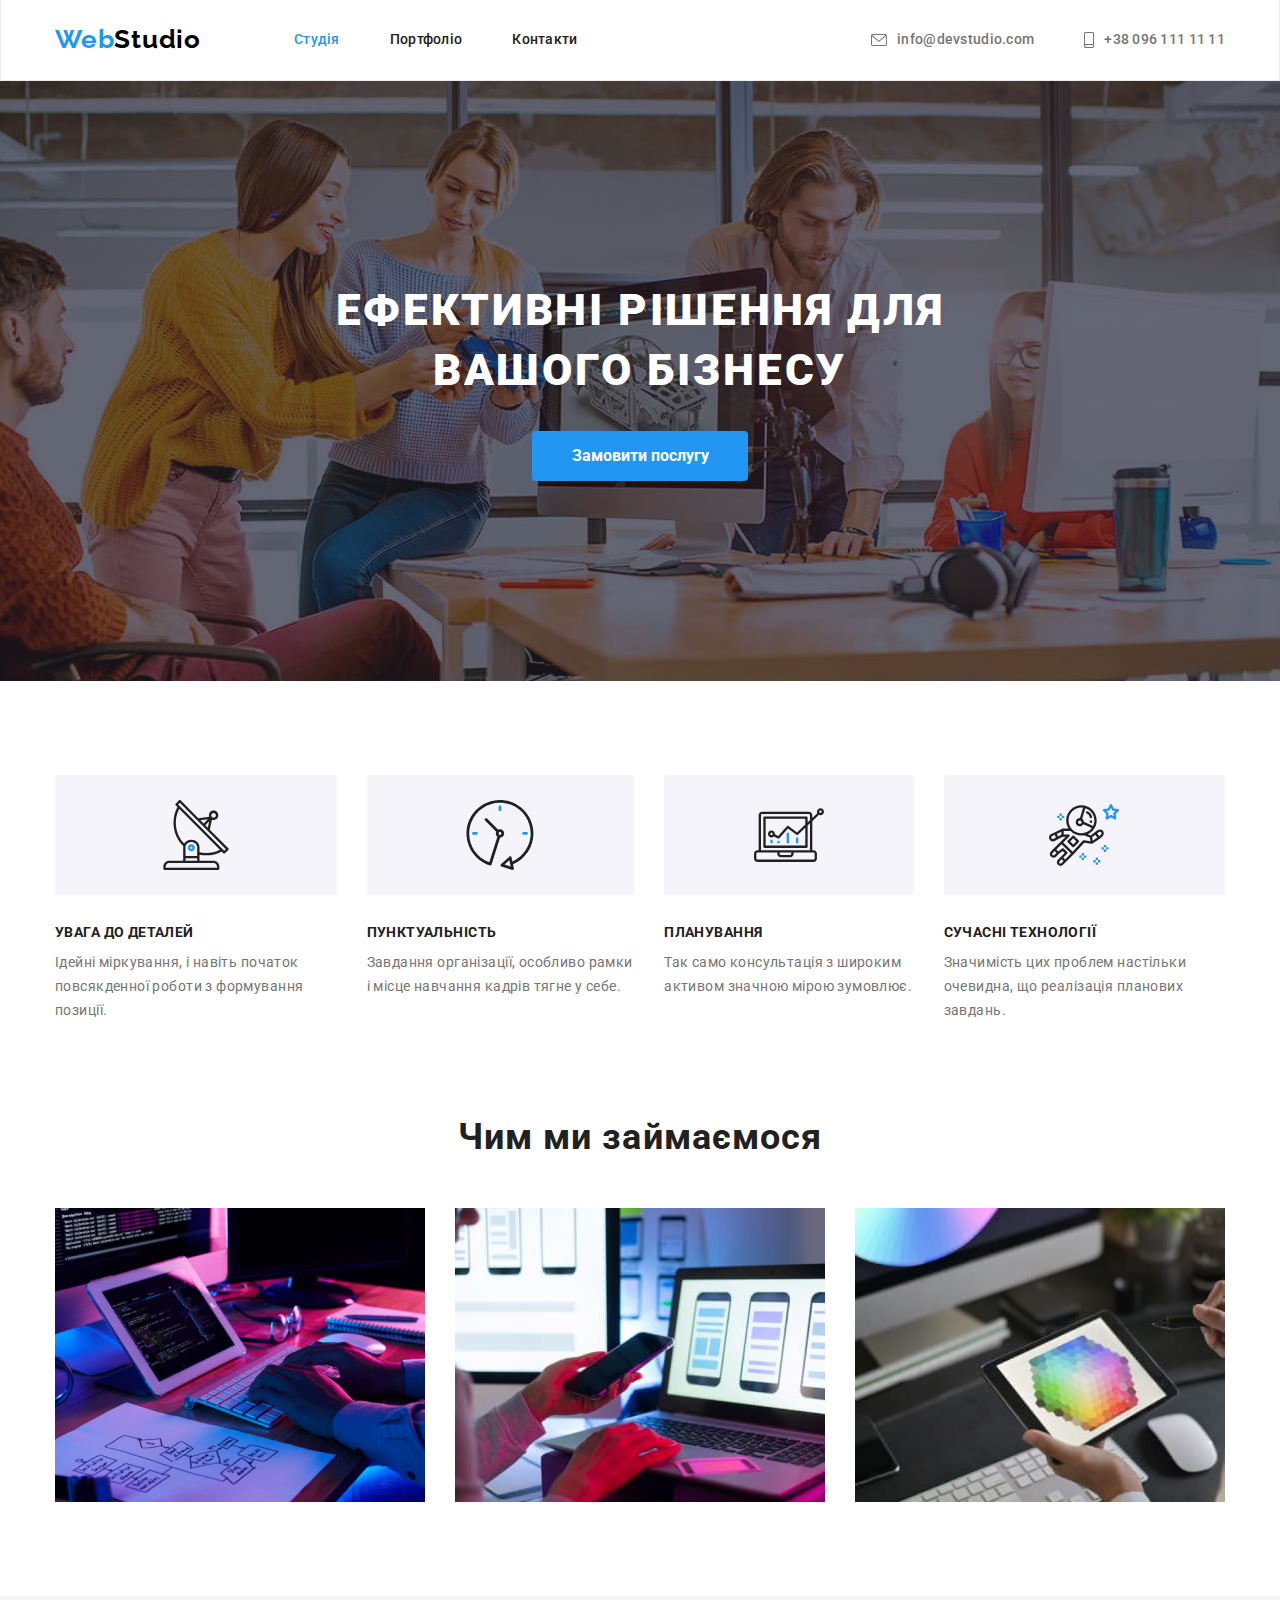
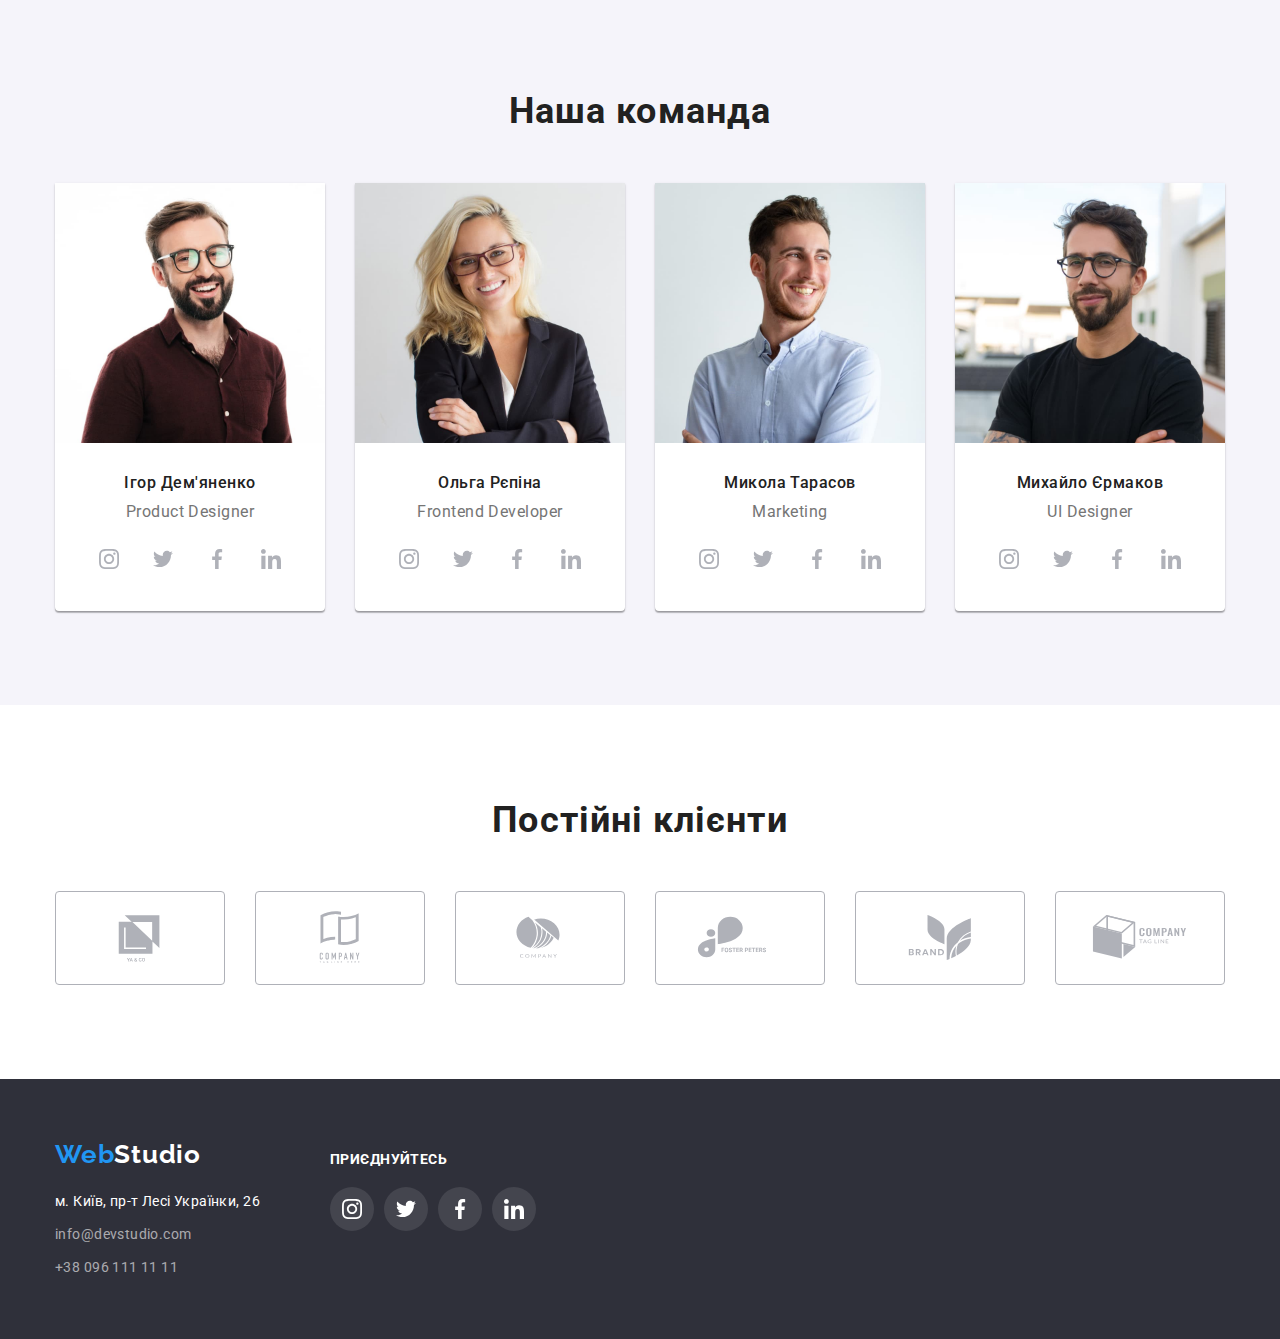
<file: index.html>
<!DOCTYPE html>
<html lang="uk">
  <head>
    <meta charset="UTF-8" />
    <meta http-equiv="X-UA-Compatible" content="IE=edge" />
    <meta name="viewport" content="width=device-width, initial-scale=1.0" />
    <title>Домашнє завдання №4</title>
    <link rel="preconnect" href="https://fonts.googleapis.com" />
    <link rel="preconnect" href="https://fonts.gstatic.com" crossorigin />
    <link
      href="https://fonts.googleapis.com/css2?family=Raleway:wght@700&family=Roboto:wght@400;500;700;900&display=swap"
      rel="stylesheet"
    />
    <link
      rel="stylesheet"
      href="https://cdnjs.cloudflare.com/ajax/libs/modern-normalize/1.1.0/modern-normalize.min.css"
    />
    <link rel="stylesheet" href="./css/styles.css" />
  </head>
  <body>
    <!-- шапка -->
    <header class="header">
      <div class="container container-header">
        <nav class="main-nav">
          <a href="./index.html" class="logo" lang="en">
            <span class="logo-blue">Web</span
            ><span class="logo-black">Studio</span></a
          >
          <ul class="site-nav list">
            <li class="item">
              <a href="./index.html" class="link current">Студія</a>
            </li>
            <li class="item">
              <a href="./portfolio.html" class="link">Портфоліо</a>
            </li>
            <li class="item"><a href="" class="link">Контакти</a></li>
          </ul>
        </nav>
        <ul class="auth-nav list">
          <li class="item">
            <a href="mailto:info@devstudio.com" class="contact-link info">
              <svg class="contact-icon" width="16px" height="12px">
                <use href="./images/symbol-defs.svg#envelope"></use>
              </svg>
              info@devstudio.com</a
            >
          </li>
          <li class="item">
            <a href="tel:+380961111111" class="contact-link info">
              <svg class="contact-icon" width="10px" height="16px">
                <use href="./images/symbol-defs.svg#smartphone"></use>
              </svg>
              +38 096 111 11 11</a
            >
          </li>
        </ul>
      </div>
    </header>
    <!-- головна -->
    <main>
      <!--Герой-->
      <section class="hero">
        <div class="container">
          <h1 class="hero-title">Ефективні рішення для вашого бізнесу</h1>
          <button type="button" class="button-primary">Замовити послугу</button>
        </div>
      </section>
      <!--Oсобливості-->
      <section class="features">
        <div class="container">
          <h2 class="visually-hidden">Особливсті</h2>
          <ul class="list features-items">
            <li class="features-item">
              <div class="features-icon-border">
                <svg class="feature-icon">
                  <use href="./images/symbol-defs.svg#antenna"></use>
                </svg>
              </div>
              <h3 class="features-title">УВАГА ДО ДЕТАЛЕЙ</h3>
              <p class="text">
                Ідейні міркування, і навіть початок повсякденної роботи з
                формування позиції.
              </p>
            </li>
            <li class="features-item">
              <div class="features-icon-border">
                <svg class="feature-icon">
                  <use href="./images/symbol-defs.svg#clock"></use>
                </svg>
              </div>
              <h3 class="features-title">ПУНКТУАЛЬНІСТЬ</h3>
              <p class="text">
                Завдання організації, особливо рамки і місце навчання кадрів
                тягне у себе.
              </p>
            </li>
            <li class="features-item">
              <div class="features-icon-border">
                <svg class="feature-icon">
                  <use href="./images/symbol-defs.svg#diagram"></use>
                </svg>
              </div>
              <h3 class="features-title">ПЛАНУВАННЯ</h3>
              <p class="text">
                Так само консультація з широким активом значною мірою зумовлює.
              </p>
            </li>
            <li class="features-item">
              <div class="features-icon-border">
                <svg class="feature-icon">
                  <use href="./images/symbol-defs.svg#astronaut"></use>
                </svg>
              </div>
              <h3 class="features-title">СУЧАСНІ ТЕХНОЛОГІЇ</h3>
              <p class="text">
                Значимість цих проблем настільки очевидна, що реалізація
                планових завдань.
              </p>
            </li>
          </ul>
        </div>
      </section>
      <!--Чим ми займаємося-->
      <section class="work">
        <div class="container">
          <h2 class="title">Чим ми займаємося</h2>
          <ul class="list">
            <li class="work-item">
              <img src="./images/img1.jpg" alt="робота" width="370" />
            </li>
            <li class="work-item">
              <img src="./images/img2.jpg" alt="робота" width="370" />
            </li>
            <li class="work-item">
              <img src="./images/img3.jpg" alt="робота" width="370" />
            </li>
          </ul>
        </div>
      </section>
      <!--Наша команда-->
      <section class="team">
        <div class="container">
          <h2 class="title">Наша команда</h2>
          <ul class="list">
            <li class="team-item">
              <img src="./images/photo1.jpg" alt="член команди" width="270" />
              <h3 class="crewman">Ігор Дем'яненко</h3>
              <p lang="en" class="text">Product Designer</p>
              <ul class="socials-list list">
                <li class="socials">
                  <a href="" class="social-link">
                    <svg class="icon-socials">
                      <use href="./images/symbol-defs.svg#instagram"></use>
                    </svg>
                  </a>
                </li>
                <li class="socials">
                  <a href="" class="social-link">
                    <svg class="icon-socials">
                      <use href="./images/symbol-defs.svg#twitter"></use>
                    </svg>
                  </a>
                </li>
                <li class="socials">
                  <a href="" class="social-link">
                    <svg class="icon-socials">
                      <use href="./images/symbol-defs.svg#facebook"></use>
                    </svg>
                  </a>
                </li>
                <li class="socials">
                  <a href="" class="social-link">
                    <svg class="icon-socials">
                      <use href="./images/symbol-defs.svg#linkedin"></use>
                    </svg>
                  </a>
                </li>
              </ul>
            </li>
            <li class="team-item">
              <img src="./images/photo2.jpg" alt="член команди" width="270" />
              <h3 class="crewman">Ольга Рєпіна</h3>
              <p lang="en" class="text">Frontend Developer</p>
              <ul class="socials-list list">
                <li class="socials">
                  <a href="" class="social-link">
                    <svg class="icon-socials">
                      <use href="./images/symbol-defs.svg#instagram"></use>
                    </svg>
                  </a>
                </li>
                <li class="socials">
                  <a href="" class="social-link">
                    <svg class="icon-socials">
                      <use href="./images/symbol-defs.svg#twitter"></use>
                    </svg>
                  </a>
                </li>
                <li class="socials">
                  <a href="" class="social-link">
                    <svg class="icon-socials">
                      <use href="./images/symbol-defs.svg#facebook"></use>
                    </svg>
                  </a>
                </li>
                <li class="socials">
                  <a href="" class="social-link">
                    <svg class="icon-socials">
                      <use href="./images/symbol-defs.svg#linkedin"></use>
                    </svg>
                  </a>
                </li>
              </ul>
            </li>
            <li class="team-item">
              <img src="./images/photo3.jpg" alt="член команди" width="270" />
              <h3 class="crewman">Микола Тарасов</h3>
              <p lang="en" class="text">Marketing</p>
              <ul class="socials-list list">
                <li class="socials">
                  <a href="" class="social-link">
                    <svg class="icon-socials">
                      <use href="./images/symbol-defs.svg#instagram"></use>
                    </svg>
                  </a>
                </li>
                <li class="socials">
                  <a href="" class="social-link">
                    <svg class="icon-socials">
                      <use href="./images/symbol-defs.svg#twitter"></use>
                    </svg>
                  </a>
                </li>
                <li class="socials">
                  <a href="" class="social-link">
                    <svg class="icon-socials">
                      <use href="./images/symbol-defs.svg#facebook"></use>
                    </svg>
                  </a>
                </li>
                <li class="socials">
                  <a href="" class="social-link">
                    <svg class="icon-socials">
                      <use href="./images/symbol-defs.svg#linkedin"></use>
                    </svg>
                  </a>
                </li>
              </ul>
            </li>
            <li class="team-item">
              <img src="./images/photo4.jpg" alt="член команди" width="270" />
              <h3 class="crewman">Михайло Єрмаков</h3>
              <p lang="en" class="text">UI Designer</p>
              <ul class="socials-list list">
                <li class="socials">
                  <a href="" class="social-link">
                    <svg class="icon-socials">
                      <use href="./images/symbol-defs.svg#instagram"></use>
                    </svg>
                  </a>
                </li>
                <li class="socials">
                  <a href="" class="social-link">
                    <svg class="icon-socials">
                      <use href="./images/symbol-defs.svg#twitter"></use>
                    </svg>
                  </a>
                </li>
                <li class="socials">
                  <a href="" class="social-link">
                    <svg class="icon-socials">
                      <use href="./images/symbol-defs.svg#facebook"></use>
                    </svg>
                  </a>
                </li>
                <li class="socials">
                  <a href="" class="social-link">
                    <svg class="icon-socials">
                      <use href="./images/symbol-defs.svg#linkedin"></use>
                    </svg>
                  </a>
                </li>
              </ul>
            </li>
          </ul>
        </div>
      </section>
      <!-- Клієнти -->
      <section class="clients">
        <div class="container">
          <h2 class="title">Постійні клієнти</h2>
          <ul class="list">
            <li class="clients-item">
              <a href="" class="link-client">
                <svg class="icon-client">
                  <use href="./images/symbol-defs.svg#logo-1"></use>
                </svg>
              </a>
            </li>
            <li class="clients-item">
              <a href="" class="link-client">
                <svg class="icon-client">
                  <use href="./images/symbol-defs.svg#logo-2"></use>
                </svg>
              </a>
            </li>
            <li class="clients-item">
              <a href="" class="link-client">
                <svg class="icon-client">
                  <use href="./images/symbol-defs.svg#logo-3"></use>
                </svg>
              </a>
            </li>
            <li class="clients-item">
              <a href="" class="link-client">
                <svg class="icon-client">
                  <use href="./images/symbol-defs.svg#logo-4"></use>
                </svg>
              </a>
            </li>
            <li class="clients-item">
              <a href="" class="link-client">
                <svg class="icon-client">
                  <use href="./images/symbol-defs.svg#logo-5"></use>
                </svg>
              </a>
            </li>
            <li class="clients-item">
              <a href="" class="link-client">
                <svg class="icon-client">
                  <use href="./images/symbol-defs.svg#logo-6"></use>
                </svg>
              </a>
            </li>
          </ul>
        </div>
      </section>
    </main>
    <!-- футер -->
    <footer class="footer">
      <div class="container">
        <div class="info-footer">
          <a href="./index.html" class="logo" lang="en"
            ><span class="logo-blue">Web</span
            ><span class="logo-white">Studio</span></a
          >
          <address>
            <ul class="list">
              <li class="address-footer">
                <a href="https://goo.gl/maps/qru1FfBsra7ANLXm6"
                  >м. Київ, пр-т Лесі Українки, 26</a
                >
              </li>
              <li class="mail-footer">
                <a href="mailto:info@devstudio.com">info@devstudio.com</a>
              </li>
              <li class="tel-footer">
                <a href="tel:+380961111111">+38 096 111 11 11</a>
              </li>
            </ul>
          </address>
        </div>
        <div class="social-footer">
          <h2 class="title">приєднуйтесь</h2>
          <ul class="list">
            <li class="socials-footer">
              <a href="" class="social-link">
                <svg class="footer-socials">
                  <use href="./images/symbol-defs.svg#instagram"></use>
                </svg>
              </a>
            </li>
            <li class="socials-footer">
              <a href="" class="social-link">
                <svg class="footer-socials">
                  <use href="./images/symbol-defs.svg#twitter"></use>
                </svg>
              </a>
            </li>
            <li class="socials-footer">
              <a href="" class="social-link">
                <svg class="footer-socials">
                  <use href="./images/symbol-defs.svg#facebook"></use>
                </svg>
              </a>
            </li>
            <li class="socials-footer">
              <a href="" class="social-link">
                <svg class="footer-socials">
                  <use href="./images/symbol-defs.svg#linkedin"></use>
                </svg>
              </a>
            </li>
          </ul>
        </div>
      </div>
    </footer>
  </body>
</html>
</file>
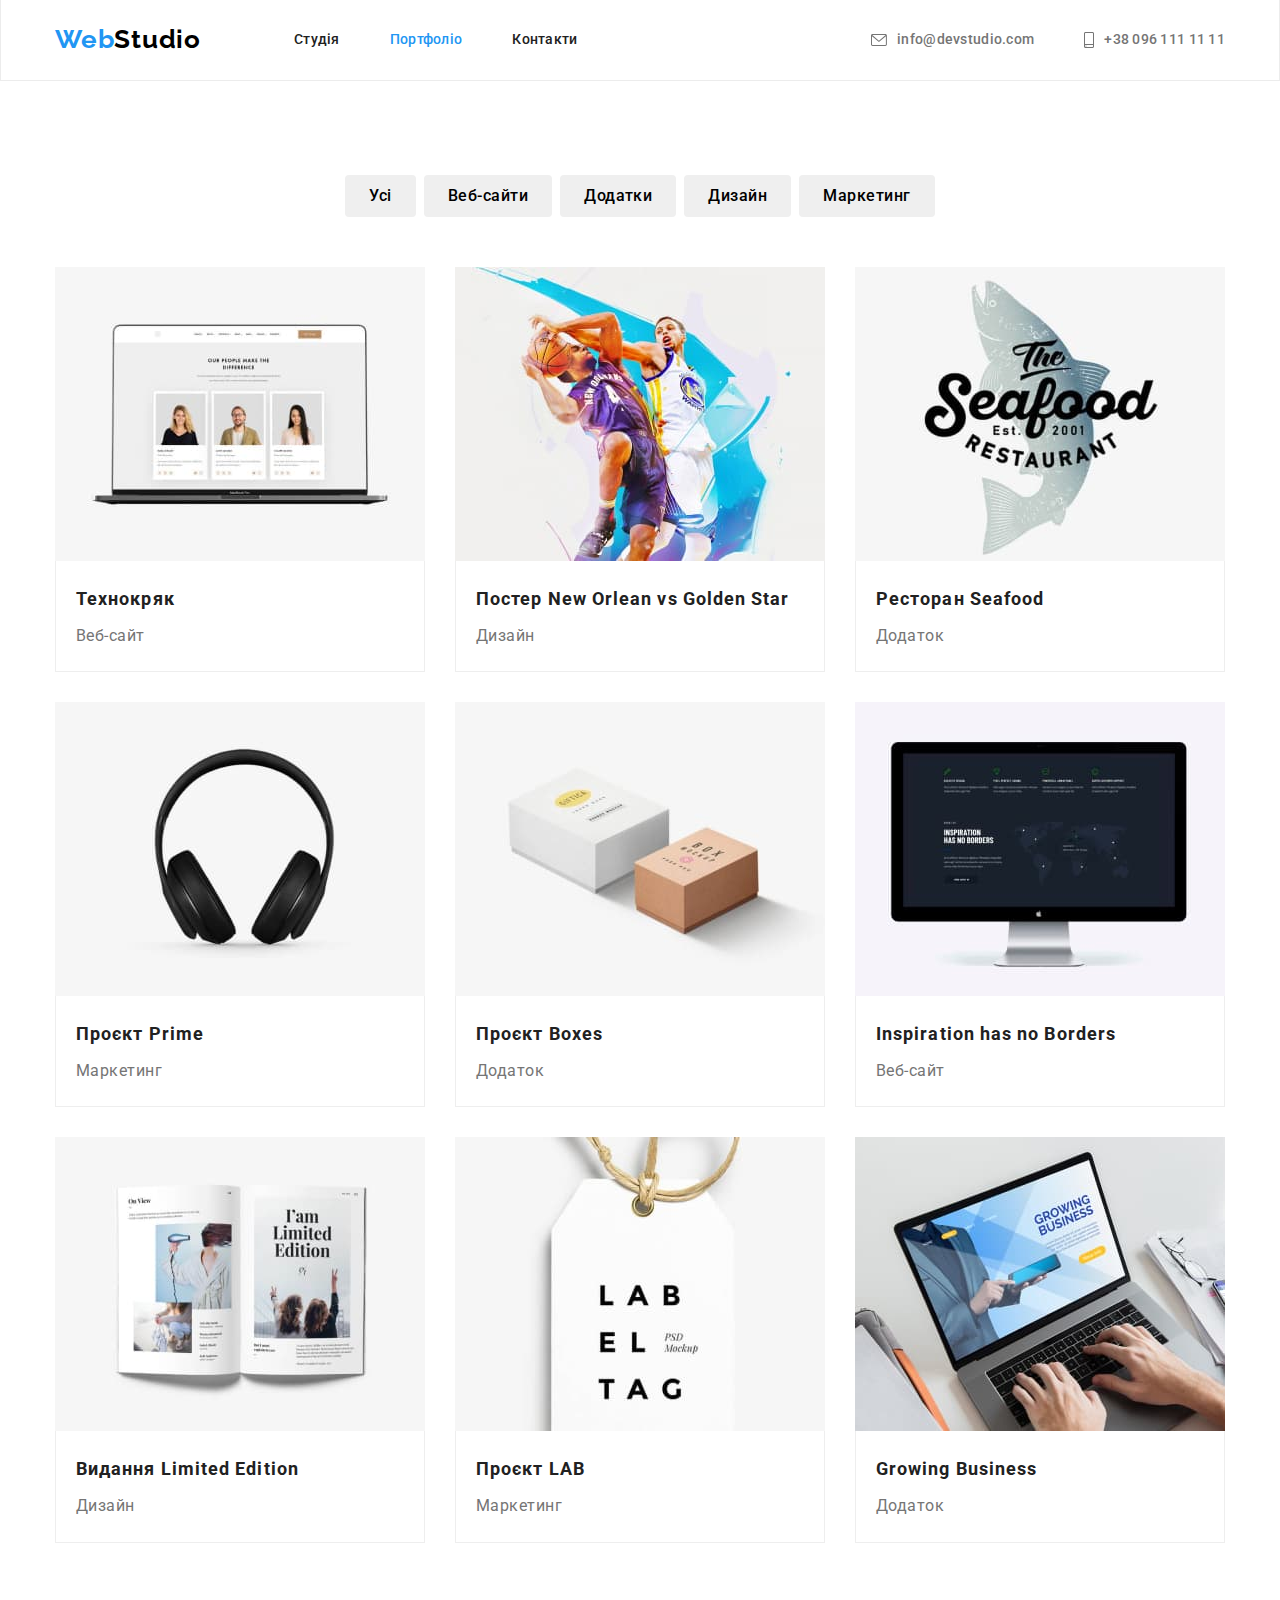
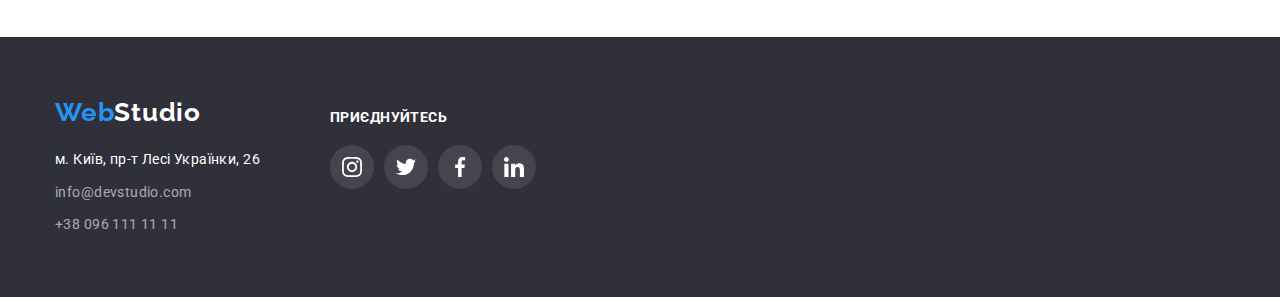
<file: portfolio.html>
<!DOCTYPE html>
<html lang="uk">
  <head>
    <meta charset="UTF-8" />
    <meta http-equiv="X-UA-Compatible" content="IE=edge" />
    <meta name="viewport" content="width=device-width, initial-scale=1.0" />
    <title>Домашнє завдання №4</title>
    <link rel="preconnect" href="https://fonts.googleapis.com" />
    <link rel="preconnect" href="https://fonts.gstatic.com" crossorigin />
    <link
      href="https://fonts.googleapis.com/css2?family=Raleway:wght@700&family=Roboto:wght@400;500;700;900&display=swap"
      rel="stylesheet"
    />
    <link
      rel="stylesheet"
      href="https://cdnjs.cloudflare.com/ajax/libs/modern-normalize/1.1.0/modern-normalize.min.css"
    />
    <link rel="stylesheet" href="./css/styles.css" />
  </head>
  <body>
    <!--Шапка-->
    <header class="header">
      <div class="container container-header">
        <nav class="main-nav">
          <a href="./index.html" class="logo" lang="en">
            <span class="logo-blue">Web</span
            ><span class="logo-black">Studio</span></a
          >
          <ul class="site-nav list">
            <li class="item"><a href="./index.html" class="link">Студія</a></li>
            <li class="item">
              <a href="./portfolio.html" class="link current">Портфоліо</a>
            </li>
            <li class="item"><a href="" class="link">Контакти</a></li>
          </ul>
        </nav>
        <ul class="auth-nav list">
          <li class="item">
            <a href="mailto:info@devstudio.com" class="contact-link info">
              <svg class="contact-icon" width="16px" height="12px">
                <use href="./images/symbol-defs.svg#envelope"></use>
              </svg>
              info@devstudio.com</a
            >
          </li>
          <li class="item">
            <a href="tel:+380961111111" class="contact-link info">
              <svg class="contact-icon" width="10px" height="16px">
                <use href="./images/symbol-defs.svg#smartphone"></use>
              </svg>
              +38 096 111 11 11</a
            >
          </li>
        </ul>
      </div>
    </header>
    <main>
      <!-- головна -->
      <section class="portfolio">
        <div class="container">
          <h1 class="visually-hidden">Портфоліо</h1>
          <ul class="list btn-control">
            <li class="btn-item">
              <button type="button" class="btn">Усі</button>
            </li>
            <li class="btn-item">
              <button type="button" class="btn">Веб-сайти</button>
            </li>
            <li class="btn-item">
              <button type="button" class="btn">Додатки</button>
            </li>
            <li class="btn-item">
              <button type="button" class="btn">Дизайн</button>
            </li>
            <li class="btn-item">
              <button type="button" class="btn">Маркетинг</button>
            </li>
          </ul>
          <ul class="list card-set">
            <li class="card-item">
              <a class="projects" href="">
                <img
                  class="img-portfolio"
                  src="./images/portfolio1.jpg"
                  alt="проект1"
                  width="370"
                />
                <div class="name-project">
                  <h2 class="portfolio-title">Технокряк</h2>
                  <p class="text">Веб-сайт</p>
                </div>
              </a>
            </li>
            <li class="card-item">
              <a class="projects" href="">
                <img
                  class="img-portfolio"
                  src="./images/portfolio2.jpg"
                  alt="проект2"
                  width="370"
                />
                <div class="name-project">
                  <h2 class="portfolio-title">
                    Постер <span lang="en">New Orlean vs Golden Star</span>
                  </h2>
                  <p class="text">Дизайн</p>
                </div>
              </a>
            </li>
            <li class="card-item">
              <a class="projects" href="">
                <img
                  class="img-portfolio"
                  src="./images/portfolio3.jpg"
                  alt="проект3"
                  width="370"
                />
                <div class="name-project">
                  <h2 class="portfolio-title">
                    Ресторан <span lang="en">Seafood</span>
                  </h2>
                  <p class="text">Додаток</p>
                </div>
              </a>
            </li>
            <li class="card-item">
              <a class="projects" href="">
                <img
                  class="img-portfolio"
                  src="./images/portfolio4.jpg"
                  alt="проект4"
                  width="370"
                />
                <div class="name-project">
                  <h2 class="portfolio-title">
                    Проєкт <span lang="en">Prime</span>
                  </h2>
                  <p class="text">Маркетинг</p>
                </div>
              </a>
            </li>
            <li class="card-item">
              <a class="projects" href="">
                <img
                  class="img-portfolio"
                  src="./images/portfolio5.jpg"
                  alt="проект5"
                  width="370"
                />
                <div class="name-project">
                  <h2 class="portfolio-title">
                    Проєкт <span lang="en">Boxes</span>
                  </h2>
                  <p class="text">Додаток</p>
                </div>
              </a>
            </li>
            <li class="card-item">
              <a class="projects" href="">
                <img
                  class="img-portfolio"
                  src="./images/portfolio6.jpg"
                  alt="проект6"
                  width="370"
                />
                <div class="name-project">
                  <h2 lang="en" class="portfolio-title">
                    Inspiration has no Borders
                  </h2>
                  <p class="text">Веб-сайт</p>
                </div>
              </a>
            </li>
            <li class="card-item">
              <a class="projects" href="">
                <img
                  class="img-portfolio"
                  src="./images/portfolio7.jpg"
                  alt="проект7"
                  width="370"
                />
                <div class="name-project">
                  <h2 class="portfolio-title">
                    Видання <span lang="en">Limited Edition</span>
                  </h2>
                  <p class="text">Дизайн</p>
                </div>
              </a>
            </li>
            <li class="card-item">
              <a class="projects" href="">
                <img
                  class="img-portfolio"
                  src="./images/portfolio8.jpg"
                  alt="проект8"
                  width="370"
                />
                <div class="name-project">
                  <h2 class="portfolio-title">
                    Проєкт <span lang="en">LAB</span>
                  </h2>
                  <p class="text">Маркетинг</p>
                </div>
              </a>
            </li>
            <li class="card-item">
              <a class="projects" href="">
                <img
                  class="img-portfolio"
                  src="./images/portfolio9.jpg"
                  alt="проект9"
                  width="370"
                />
                <div class="name-project">
                  <h2 lang="en" class="portfolio-title">Growing Business</h2>
                  <p class="text">Додаток</p>
                </div>
              </a>
            </li>
          </ul>
        </div>
      </section>
    </main>
    <!-- футер -->
    <footer class="footer">
      <div class="container">
        <div class="info-footer">
          <a href="./index.html" class="logo" lang="en"
            ><span class="logo-blue">Web</span
            ><span class="logo-white">Studio</span></a
          >
          <address>
            <ul class="list">
              <li class="address-footer">
                <a href="https://goo.gl/maps/qru1FfBsra7ANLXm6"
                  >м. Київ, пр-т Лесі Українки, 26</a
                >
              </li>
              <li class="mail-footer">
                <a href="mailto:info@devstudio.com">info@devstudio.com</a>
              </li>
              <li class="tel-footer">
                <a href="tel:+380961111111">+38 096 111 11 11</a>
              </li>
            </ul>
          </address>
        </div>
        <div class="social-footer">
          <h2 class="title">приєднуйтесь</h2>
          <ul class="list">
            <li class="socials-footer">
              <a href="" class="social-link">
                <svg class="footer-socials">
                  <use href="./images/symbol-defs.svg#instagram"></use>
                </svg>
              </a>
            </li>
            <li class="socials-footer">
              <a href="" class="social-link">
                <svg class="footer-socials">
                  <use href="./images/symbol-defs.svg#twitter"></use>
                </svg>
              </a>
            </li>
            <li class="socials-footer">
              <a href="" class="social-link">
                <svg class="footer-socials">
                  <use href="./images/symbol-defs.svg#facebook"></use>
                </svg>
              </a>
            </li>
            <li class="socials-footer">
              <a href="" class="social-link">
                <svg class="footer-socials">
                  <use href="./images/symbol-defs.svg#linkedin"></use>
                </svg>
              </a>
            </li>
          </ul>
        </div>
      </div>
    </footer>
  </body>
</html>
</file>
<file: css/styles.css>
:root {
  --text-color: #757575;
  --title-color: #212121;
  --accent-color: #2196f3;
  --black-color: #000000;
  --white-color: #ffffff;
  --bg-color: #2f303a;
  --bg-color2:#F5F4FA; 
  --fill-icon:#AFB1B8; 
}

body {
  color: var(--black-color);
  font-family: "Roboto", sans-serif;
  background-color: var(--white-color);
}
.visually-hidden {
  position: absolute;
  white-space: nowrap;
  width: 1px;
  height: 1px;
  overflow: hidden;
  border: 0;
  padding: 0;
  clip: rect(0 0 0 0);
  clip-path: inset(50%);
  margin: -1px;
}

.list {
  list-style: none;
  margin: 0;
  padding: 0;
}

/* container */
.container{
  width: 1200px;
  padding-left: 15px;
  padding-right: 15px;
  margin-left: auto;
  margin-right: auto;
}


/* header */

.header{
  border: 1px solid #ECECEC; 
  border-top: none;
}

.container-header {
  display: flex;
  align-content: center;
}

/* main-nav */

.main-nav{
  display: flex;
  align-content:center;
}


/* logo */

.logo {
  padding-top: 24px;
  padding-bottom: 25px;
  margin-right: 93px;


  font-family: "Raleway";
  font-style: normal;
  font-weight: 700;
  font-size: 26px;
  line-height: 1.19;
  letter-spacing: 0.03em;
  text-decoration: none;
}

.logo-blue {
  color: var(--accent-color);
}
.logo-black {
  color: var(--black-color);
}

/* site nav */

.site-nav {
  display: flex;
}


.site-nav .item:not(:last-child) {
  margin-right: 50px;
}

.site-nav .link {
  display: block;
  padding-top: 32px;
  padding-bottom: 32px;
  
  
  color: var(--title-color);
  font-style: normal;
  font-weight: 500;
  font-size: 14px;
  line-height: 1.14;
  letter-spacing: 0.02em;
  text-decoration: none;

}
.site-nav .link:hover,
.site-nav .link:focus {
  color: var(--accent-color);
}

.site-nav .link.current {
  color: var(--accent-color);
}

.auth-nav{
  display: flex;
  margin-left: auto;
}

.auth-nav .item:not(:last-child) {
  margin-right: 50px;
}

.auth-nav .info{
  display: inline-flex;
  padding-top: 32px;
  padding-bottom: 32px;

  color: var(--text-color);
  font-style: normal;
  font-weight: 500;
  font-size: 14px;
  line-height: 1.14;
  letter-spacing: 0.02em;
  text-decoration: none;
}
.auth-nav .info:focus {
  color: var(--accent-color);
}
.auth-nav .info:hover {
  color: var(--accent-color);
}

.contact-icon{
  fill: var(--text-color);
  margin-right: 10px;
  align-self: center;
}
.contact-link:hover .contact-icon,
.contact-link:focus .contact-icon {
  fill: var(--accent-color);
}





/* hero */

.hero{
  display: block;
  text-align: center;
  padding-top: 200px;
  padding-bottom: 200px;

  background-color: #c4c4c4;
  background-image: linear-gradient(to right, rgba(47, 48, 58, 0.4), rgba(47, 48, 58, 0.4)), url(../images/bg-img.jpg);
  background-size: cover;
  background-position: center;
  background-repeat: no-repeat;
  max-width: 1600px;
  height: 600px;
  margin-left: auto;
  margin-right: auto;
}

.hero-title {
  color: var(--white-color);
  font-style: normal;
  font-weight: 900;
  font-size: 44px;
  line-height: 1.36;
  letter-spacing: 0.06em;
  text-transform: uppercase;
  text-align: center;
  
  width: 696px;
  margin-right: auto;
  margin-left: auto;
  margin-top: 0;
  margin-bottom: 30px;
}
.button-primary {
  color: var(--white-color);
  font-style: normal;
  font-weight: 700;
  font-size: 16px;
  line-height: 1.9;
  background-color: var(--accent-color);
  cursor: pointer;
  display: inline-block;
  border-radius: 4px;
  padding: 10px 32px;
  min-width: 216px;
  height: 50px;
  border:transparent;
}

/* feature */
.features{
  padding-top: 94px;
  padding-bottom: 94px;
}

.features-icon-border{
  display: flex;
  justify-content: center;
  align-items:center;
  margin-bottom: 30px;
  background-color:var(--bg-color2);
  height: 120px;
  border-radius: 4px;
}

.feature-icon{
  width: 70px;
  height: 70px;
}

.features-items{
  display: flex;
}

.features-item{
  width: calc((100%-90px)/4);
  margin-right: 30px;
}

.features-item:nth-child(4n){
  margin-right: 0;
}


.features-title {
  color: var(--title-color);
  font-size: 14px;
  line-height: 1.14;
  letter-spacing: 0.03em;
  text-transform: uppercase;
  margin-top: 0;
  margin-bottom: 10px;
}
.features .text {
  color: var(--text-color);
  font-size: 14px;
  line-height: 1.7;
  letter-spacing: 0.03em;
  margin-top: 0;
  margin-bottom: 0;
}

/* title */

.title {
  color: var(--title-color);
  font-size: 36px;
  line-height: 1.17;
  text-align: center;
  letter-spacing: 0.03em;
  margin-top:0;
  margin-bottom: 50px;
}
/* work */

.work{
  display: block;
  padding-bottom: 94px;
}

img{
  display: block;
}

.work .list{
  display: flex;
}

.work-item{
  width:calc((100%-60px)/3);
  margin-right: 30px;
}

.work-item:nth-child(3n){
  margin-right: 0;
}

/* team */
.team{
  padding-top: 94px;
  padding-bottom: 94px;
  background-color:var(--bg-color2);
}

.team .title{
  margin-bottom: 50px;
}

.team .list{
  display: flex;
}

.team-item{
  box-shadow: 0px 1px 3px rgba(0, 0, 0, 0.12), 0px 1px 1px rgba(0, 0, 0, 0.14), 0px 2px 1px rgba(0, 0, 0, 0.2);
  border-radius: 0px 0px 4px 4px;
  background-color:var(--white-color);

  width:calc((100%-90px)/4);
  margin-right: 30px;
}
.team-item:nth-child(4n){
  margin-right: 0;
}



.crewman {
  color: var(--title-color);
  font-weight: 500;
  font-size: 16px;
  line-height: 1.2;
  letter-spacing: 0.03em;
  margin-top: 30px;
  margin-bottom: 10px;
  text-align: center;
}

.team .text {
  color: var(--text-color);
  font-size: 16px;
  line-height: 1.2;
  letter-spacing: 0.03em;
  margin-bottom: 0;
  margin-top:0;
  text-align: center;
  margin-bottom: 16px;
} 

.team-info{
  padding-top: 30px;
  padding-bottom: 30px;
}

/* соціальні */

.socials-list{
  margin-bottom: 30px;
  align-items:center;
  justify-content: center;
}



.social-link{
  display: flex;
  align-items: center;
  justify-content: center;
  width: 44px;
  height: 44px;
  fill: var(--fill-icon);
}

.social-link {
  border-radius: 50%;
}

.social-link:hover,
.social-link:focus{
  fill: var(--white-color);
}


.icon-socials{
  
  width: 20px;
  height: 20px;
}

.socials:not(:last-child){
  margin-right: 10px;
}

/* клієнти */

.clients{
  padding-top: 94px;
  padding-bottom: 94px;
}

.clients .list{
  display: flex;
}

.clients-item{
  border: 1px solid var(--fill-icon);
  border-radius: 4px;
  width: calc((100% - 150px) /6);
}

.clients-item:not(:last-child){
  margin-right: 30px;
}

.clients-item:hover,
.clients-item:focus {
  border-color: var(--accent-color);
}

.link-client{
  display: flex;
  justify-content: center;
  align-items:center;
  height: 92px;
  fill: var(--fill-icon);
}

.link-client:hover,
.link-client:focus{
  fill: var(--accent-color);
}


.icon-client{
  width: 106px;
  height: 60px;
}

/* footer */

.footer .container{
  display: flex;
}

.info-footer{
  margin-right: 70px;
}

.footer .logo{
  display: block;
  padding: 0 0;
  margin: 0 0 20px 0;
}

.footer {
  background-color: var(--bg-color);
  padding-top: 60px;
  padding-bottom: 60px;
}

.logo-white {
  color: var(--white-color);
}

.address-footer a {
  color: var(--white-color);
  font-style: normal;
  font-weight: 400;
  font-size: 14px;
  line-height: 1.7;
  letter-spacing: 0.03em;
  text-decoration: none;
}
.address-footer{
  margin-bottom: 9px;
}

.address-footer a:focus,
.address-footer a:hover {
  color: var(--accent-color);
}

.mail-footer a,
.tel-footer a {
  font-style: normal;
  font-weight: 400;
  font-size: 14px;
  line-height: 1.7;
  letter-spacing: 0.03em;
  color: rgba(255, 255, 255, 0.6);
  text-decoration: none;
}
.mail-footer{
  margin-bottom: 9px;
}

.mail-footer a:focus,
.mail-footer a:hover,
.tel-footer a:focus,
.tel-footer a:hover {
  color: var(--accent-color);
}

.social-footer{
  padding-top: 12px;
}

.social-footer .title{
  font-size: 14px;
  line-height: 16px;
  text-transform: uppercase;
  color:var(--white-color);
  margin-bottom: 20px;
  text-align: start;
}

.socials-footer .social-link{
  fill: var(--white-color);
}

.socials-footer .social-link{
  background-color: rgba(255, 255, 255, 0.1);
}

.social-footer .list{
  display: flex;
}

.socials-footer:not(:last-child){
  margin-right: 10px;
}

.footer-socials{
  width: 20px;
  height: 20px;
}

.social-link:hover,
.social-link:focus{
  background-color:var(--accent-color);
}


/* portfolio */

.portfolio{
  padding-top: 94px;
  padding-bottom: 94px;
}

.btn-control{
  display: flex;
  justify-content: center;
  margin-bottom: 50px;
  
}

.btn-item:not(:last-child){
  margin-right: 8px;
}


.btn {
  font-family: "Roboto", sans-serif;
  font-style: normal;
  font-weight: 500;
  font-size: 16px;
  line-height: 1.6;
  text-align: center;
  letter-spacing: 0.03em;
  cursor: pointer;
  border-radius: 4px;
  border-color: transparent;
  padding: 6px 22px;
}

.btn:focus,
.btn:hover {
  color:var(--white-color);
  background-color:var(--accent-color);
  box-shadow: 0px 3px 1px rgba(0, 0, 0, 0.1), 0px 1px 2px rgba(0, 0, 0, 0.08), 0px 2px 2px rgba(0, 0, 0, 0.12);
}

.projects {
  text-decoration: none;

}

.name-project{
  border: 1px solid #EEEEEE;
  border-top:none;
}

.portfolio-title {
  color: var(--title-color);
  font-size: 18px;
  line-height: 2;
  letter-spacing: 0.06em;
  margin-bottom: 4px;
  margin-top: 0;
}

.portfolio .text {
  color: var(--text-color);
  font-size: 16px;
  line-height: 1.9;
  letter-spacing: 0.03em;
  margin:0;
}


.card-set{
  display: flex;
  flex-wrap: wrap;
}

.card-item{
  width: calc((100% - 60px) /3);
  margin-right: 30px;
  margin-bottom: 30px;
}

.card-item:nth-child(3n){
  margin-right: 0;
}
.card-item:nth-child(n+7){
  margin-bottom: 0;
}

.name-project{
  padding: 20px;
}

.card-item:hover,
.card-item:focus{
  box-shadow: 0px 1px 1px rgba(0, 0, 0, 0.12), 0px 4px 4px rgba(0, 0, 0, 0.06), 1px 4px 6px rgba(0, 0, 0, 0.16);
}
</file>
